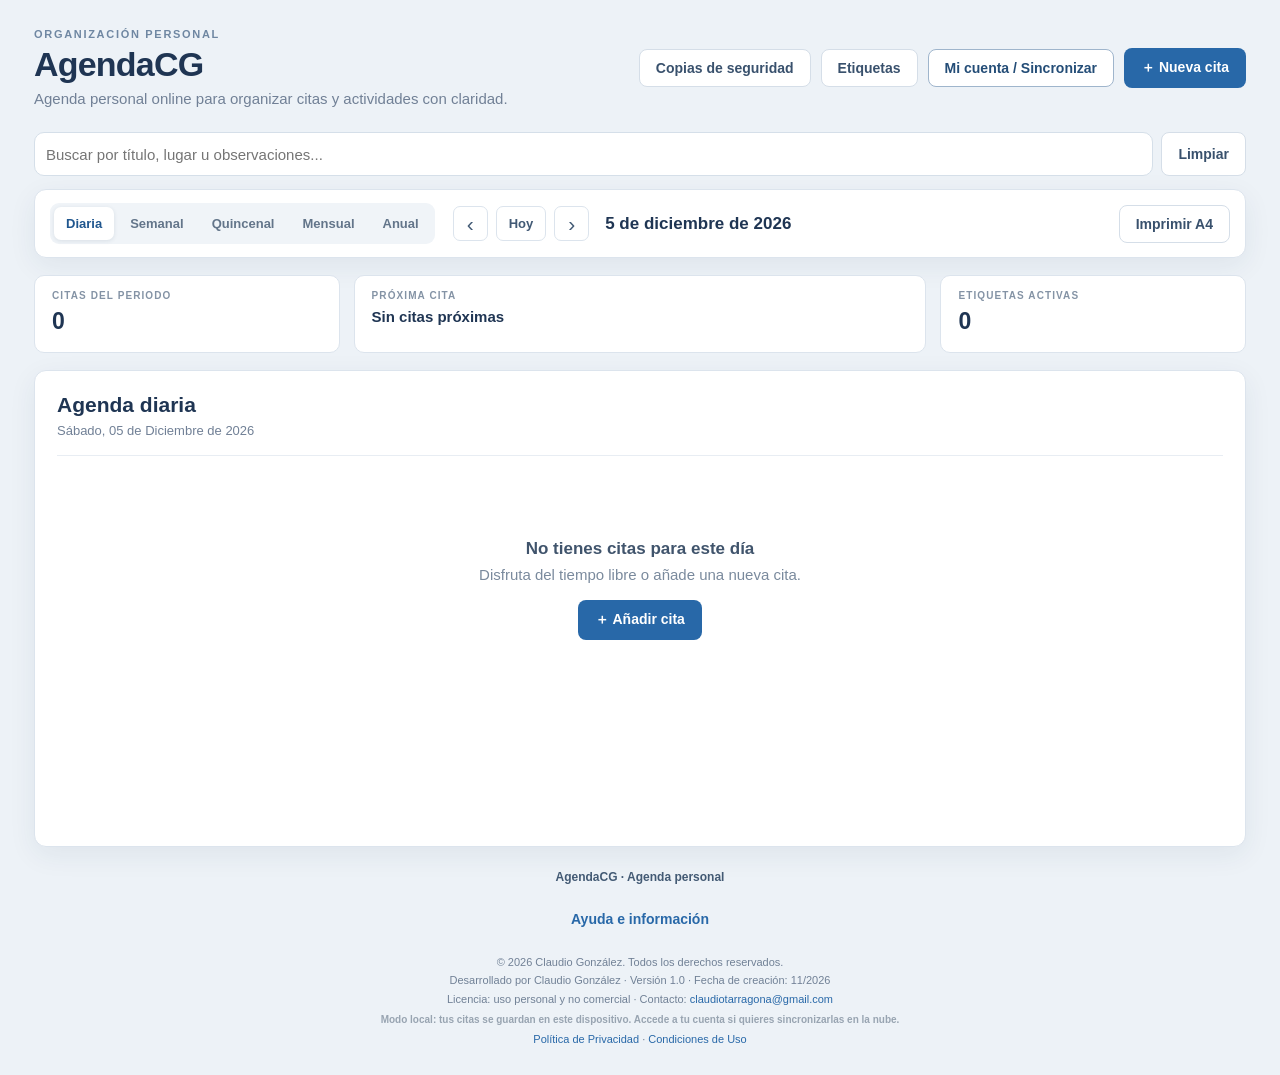
<file: index.html>
<!DOCTYPE html>
<html lang="es">
<head>
    <meta charset="UTF-8">
    <meta name="viewport" content="width=device-width, initial-scale=1, viewport-fit=cover">
    <meta name="theme-color" content="#1f3553">
    <meta name="description" content="AgendaCG es tu agenda online y calendario personal para organizar citas y actividades. Consulta vistas diaria, semanal, quincenal, mensual y anual, usa etiquetas y guarda copias de seguridad.">
    <meta name="robots" content="index,follow,max-image-preview:large">
    <link rel="canonical" href="https://fersys26.github.io/AgendaCG/">
    <meta name="google-site-verification" content="126rjDqV72mXyPb1nNdItYj8DQDbuHSr2ooa95EnpuE">
    <meta property="og:type" content="website">
    <meta property="og:locale" content="es_ES">
    <meta property="og:site_name" content="AgendaCG">
    <meta property="og:title" content="AgendaCG: agenda online y calendario personal de citas">
    <meta property="og:description" content="Organiza citas y actividades con una agenda online personal: vistas diaria, semanal, quincenal, mensual y anual, etiquetas y copias de seguridad.">
    <meta property="og:url" content="https://fersys26.github.io/AgendaCG/">
    <meta name="twitter:card" content="summary">
    <meta name="twitter:title" content="AgendaCG: agenda online y calendario personal">
    <meta name="twitter:description" content="Organiza citas y actividades con vistas diaria, semanal, quincenal, mensual y anual.">
    <link rel="manifest" href="manifest.webmanifest">
    <link rel="icon" href="icons/icon.svg" type="image/svg+xml">
    <link rel="icon" href="icons/icon-192.png" type="image/png" sizes="192x192">
    <link rel="apple-touch-icon" href="icons/icon-192.png">
    <title>AgendaCG: agenda online y calendario personal de citas</title>
    <script type="application/ld+json">
    {
      "@context": "https://schema.org",
      "@type": "SoftwareApplication",
      "name": "AgendaCG",
      "applicationCategory": "ProductivityApplication",
      "operatingSystem": "Web",
      "inLanguage": "es",
      "url": "https://fersys26.github.io/AgendaCG/",
      "description": "Agenda online personal para organizar citas y actividades con vistas diaria, semanal, quincenal, mensual y anual, etiquetas y copias de seguridad.",
      "featureList": ["Vistas diaria, semanal, quincenal, mensual y anual", "Gestión de citas y actividades", "Etiquetas personalizables", "Búsqueda de citas", "Impresión en formato A4", "Copias de seguridad exportables", "Sincronización entre dispositivos mediante cuenta, cuando está disponible"],
      "author": {
        "@type": "Person",
        "name": "Claudio González"
      }
    }
    </script>
    <link rel="stylesheet" href="css/styles.css">
</head>
<body>
    <div class="app-shell">
        <header class="app-header no-print">
            <div>
                <div class="eyebrow">ORGANIZACIÓN PERSONAL</div>
                <h1>AgendaCG</h1>
                <p class="subtitle">Agenda personal online para organizar citas y actividades con claridad.</p>
            </div>
            <div class="header-actions">
                <button class="button button-light" id="installBtn" hidden>Instalar AgendaCG</button>
                <button class="button button-light" id="backupBtn">Copias de seguridad</button>
                <button class="button button-light" id="manageCategoriesBtn">Etiquetas</button>
                <button class="button button-light account-access-button" id="logoutBtn" type="button">Mi cuenta / Sincronizar</button>
                <button class="button button-primary" id="newEventBtn">＋ Nueva cita</button>
            </div>
        </header>

        <main>
            <section class="search-bar no-print" aria-label="Buscar citas">
                <input id="searchInput" type="search" placeholder="Buscar por título, lugar u observaciones..." autocomplete="off">
                <button class="button button-light" id="clearSearchBtn" type="button">Limpiar</button>
            </section>
            <section class="toolbar no-print">
                <div class="view-tabs" role="group" aria-label="Tipo de vista">
                    <button class="view-tab active" data-view="day">Diaria</button>
                    <button class="view-tab" data-view="week">Semanal</button>
                    <button class="view-tab" data-view="fortnight">Quincenal</button>
                    <button class="view-tab" data-view="month">Mensual</button>
                    <button class="view-tab" data-view="year">Anual</button>
                </div>
                <div class="date-navigation">
                    <button class="icon-button" id="prevBtn" aria-label="Periodo anterior">‹</button>
                    <button class="today-button" id="todayBtn">Hoy</button>
                    <button class="icon-button" id="nextBtn" aria-label="Periodo siguiente">›</button>
                    <div class="period-title" id="periodTitle"></div>
                </div>
                <div class="toolbar-actions">
                    <button class="button button-light" id="printBtn">Imprimir A4</button>
                </div>
            </section>

            <section class="summary-row" id="summaryRow">
                <div class="summary-card">
                    <span class="summary-label">CITAS DEL PERIODO</span>
                    <strong id="periodCount">0</strong>
                </div>
                <div class="summary-card">
                    <span class="summary-label">PRÓXIMA CITA</span>
                    <strong class="summary-next" id="nextEvent">Sin citas próximas</strong>
                </div>
                <div class="summary-card">
                    <span class="summary-label">ETIQUETAS ACTIVAS</span>
                    <strong id="categoryCount">0</strong>
                </div>
            </section>

            <section class="calendar-panel">
                <div class="panel-heading">
                    <div>
                        <h2 id="viewHeading">Agenda diaria</h2>
                        <p id="viewDescription">Citas programadas para el día seleccionado.</p>
                    </div>
                    <div class="panel-legend" id="legend"></div>
                </div>
                <div id="calendarView" class="calendar-view"></div>
            </section>

        </main>

        <footer class="app-footer">
            <div class="footer-brand">AgendaCG · Agenda personal</div>
            <div class="footer-help-main"><button class="button button-primary footer-help-button" id="helpBtn" type="button">Ayuda e información</button></div>
            <div>© 2026 Claudio González. Todos los derechos reservados.</div>
            <div>Desarrollado por Claudio González · Versión 1.0 · Fecha de creación: 11/2026</div>
            <div>Licencia: uso personal y no comercial · Contacto: <a href="mailto:claudiotarragona@gmail.com">claudiotarragona@gmail.com</a></div>
            <div class="footer-storage" id="cloudStatus" role="status">Preparando almacenamiento seguro…</div>
            <div class="footer-help"><a href="privacidad.html" target="_blank" rel="noopener">Política de Privacidad</a> · <a href="condiciones.html" target="_blank" rel="noopener">Condiciones de Uso</a></div>
        </footer>
    </div>

    <div class="modal-backdrop hidden no-print" id="eventModal">
        <section class="modal" role="dialog" aria-modal="true" aria-labelledby="eventModalTitle">
            <div class="modal-header">
                <div>
                    <div class="eyebrow">GESTIÓN DE AGENDA</div>
                    <h2 id="eventModalTitle">Nueva cita</h2>
                </div>
                <button class="close-button" data-close="eventModal" aria-label="Cerrar">×</button>
            </div>
            <form id="eventForm">
                <input type="hidden" id="eventId">
                <label for="eventTitle">Título de la cita <span class="required">*</span></label>
                <input id="eventTitle" maxlength="120" required placeholder="Ej. Visita médica">

                <div class="form-grid">
                    <div>
                        <label for="eventDate">Fecha <span class="required">*</span></label>
                        <input type="date" id="eventDate" required>
                    </div>
                    <div>
                        <label for="eventCategory">Tipo de cita</label>
                        <select id="eventCategory"></select>
                    </div>
                    <div>
                        <label for="eventStart">Hora de inicio</label>
                        <input type="time" id="eventStart">
                    </div>
                    <div>
                        <label for="eventEnd">Hora de finalización</label>
                        <input type="time" id="eventEnd">
                    </div>
                </div>

                <label for="eventLocation">Lugar</label>
                <input id="eventLocation" maxlength="160" placeholder="Dirección o lugar (opcional)">
                <label for="eventNotes">Observaciones</label>
                <textarea id="eventNotes" rows="4" maxlength="1500" placeholder="Detalles que quieras recordar..."></textarea>

                <div class="modal-actions">
                    <button type="button" class="button button-light" data-close="eventModal">Cancelar</button>
                    <button type="submit" class="button button-primary">Guardar cita</button>
                </div>
            </form>
        </section>
    </div>

    <div class="modal-backdrop hidden no-print" id="categoriesModal">
        <section class="modal modal-narrow" role="dialog" aria-modal="true" aria-labelledby="categoriesTitle">
            <div class="modal-header">
                <div>
                    <div class="eyebrow">PERSONALIZACIÓN</div>
                    <h2 id="categoriesTitle">Etiquetas de cita</h2>
                    <p class="modal-intro">Crea y administra los tipos que utilizarás en tu agenda.</p>
                </div>
                <button class="close-button" data-close="categoriesModal" aria-label="Cerrar">×</button>
            </div>

            <form id="categoryForm" class="category-form">
                <input type="hidden" id="categoryId">
                <input id="categoryName" maxlength="50" required placeholder="Nombre de la etiqueta">
                <input type="color" id="categoryColor" value="#3975bd" aria-label="Color de etiqueta">
                <button class="button button-primary" type="submit" id="categorySaveBtn">Añadir</button>
                <button class="button button-light hidden" type="button" id="categoryCancelBtn">Cancelar</button>
            </form>

            <div id="categoryList" class="category-list"></div>
            <p class="small-note">No se puede eliminar una etiqueta que esté asignada a una cita. Primero cambia el tipo de esas citas.</p>
        </section>
    </div>

    <div class="modal-backdrop hidden no-print" id="backupModal">
        <section class="modal modal-narrow" role="dialog" aria-modal="true" aria-labelledby="backupTitle">
            <div class="modal-header">
                <div><div class="eyebrow">PROTECCIÓN DE DATOS</div><h2 id="backupTitle">Copias de seguridad</h2>
                <p class="modal-intro">Exporta tus citas a un archivo o restaura una copia anterior.</p></div>
                <button class="close-button" data-close="backupModal" aria-label="Cerrar">×</button>
            </div>
            <div class="backup-actions">
                <button class="button button-primary" id="exportBackupBtn" type="button">Exportar copia JSON</button>
                <label class="button button-light file-button" for="importBackupInput">Restaurar copia JSON</label>
                <input id="importBackupInput" type="file" accept="application/json,.json" hidden>
            </div>
            <p class="small-note">La copia incluye las citas y las etiquetas. Guárdala en un lugar seguro. La restauración sustituye los datos actuales de este dispositivo.</p>
        </section>
    </div>
    <div class="modal-backdrop hidden no-print" id="accountModal">
        <section class="modal modal-narrow" role="dialog" aria-modal="true" aria-labelledby="accountTitle">
            <div class="modal-header"><div><div class="eyebrow">ELIGE CÓMO QUIERES USAR TU AGENDA</div><h2 id="accountTitle">Mi cuenta y sincronización</h2><p class="modal-intro">No necesitas registrarte para utilizar AgendaCG. Puedes empezar ahora mismo y guardar tus citas en este dispositivo.</p></div></div>
            <div class="account-choice">
                <h3>Usar AgendaCG sin cuenta</h3>
                <p>Entra directamente, crea citas y organiza tu calendario. Tus datos se guardan en este navegador y permanecen en este dispositivo; no se envían a la nube ni aparecen automáticamente en otros dispositivos.</p>
                <p class="small-note"><strong>Importante:</strong> si borras los datos del navegador o cambias de dispositivo, podrías perder el acceso a esas citas. Para conservarlas, utiliza «Copias de seguridad» y guarda un archivo de respaldo.</p>
                <button type="button" class="button button-light" id="continueLocalBtn">Continuar sin cuenta</button>
            </div>
            <div class="account-choice account-choice-cloud">
                <h3>Sincronizar con una cuenta</h3>
                <p>Si quieres utilizar la misma agenda en varios dispositivos y recuperar tus citas desde ellos, inicia sesión con tu cuenta o crea una nueva. La sincronización en la nube requiere conexión a Internet.</p>
            </div>
            <form id="authForm">
                <input type="hidden" id="authMode" value="login">
                <label for="authEmail">Correo electrónico</label>
                <input type="email" id="authEmail" autocomplete="username" maxlength="254" required>
                <label for="authPassword">Contraseña</label>
                <input type="password" id="authPassword" autocomplete="current-password" minlength="10" maxlength="128" required>
                <p class="small-note">Utiliza una contraseña de al menos 10 caracteres. No reutilices una contraseña importante de otros servicios.</p>
                <p id="authMessage" class="auth-message" role="alert"></p>
                <div class="modal-actions"><button type="button" class="button button-light" id="authSwitch">Crear una cuenta</button><button type="submit" class="button button-primary" id="authSubmit">Iniciar sesión</button></div>
            </form>
            <p class="small-note">Al continuar aceptas las <a href="condiciones.html" target="_blank" rel="noopener">Condiciones de Uso</a> y has leído la <a href="privacidad.html" target="_blank" rel="noopener">Política de Privacidad</a>.</p>
        </section>
    </div>
    <div class="modal-backdrop hidden no-print" id="helpModal">
        <section class="modal help-modal" role="dialog" aria-modal="true" aria-labelledby="helpTitle">
            <div class="modal-header">
                <div>
                    <div class="eyebrow">CENTRO DE AYUDA</div>
                    <h2 id="helpTitle">Ayuda e información</h2>
                    <p class="modal-intro">Todo lo que necesitas para aprovechar AgendaCG.</p>
                </div>
                <button class="close-button" data-close="helpModal" aria-label="Cerrar">×</button>
            </div>
            <div class="help-content">
                <article class="help-section">
                    <h3>1. Organiza tu calendario</h3>
                    <p>Utiliza las vistas diaria, semanal, quincenal, mensual o anual para consultar tus actividades. Los botones de navegación permiten avanzar o retroceder entre periodos y «Hoy» te lleva a la fecha actual. También puedes buscar citas por título, lugar u observaciones.</p>
                </article>
                <article class="help-section">
                    <h3>2. Crea y administra tus citas</h3>
                    <p>Pulsa «Nueva cita» e indica un título y una fecha. Si lo deseas, añade las horas de inicio y fin, el lugar, las observaciones y una etiqueta. Desde el calendario puedes abrir una cita para editarla o eliminarla.</p>
                </article>
                <article class="help-section">
                    <h3>3. Personaliza las etiquetas</h3>
                    <p>En «Etiquetas» puedes crear categorías con colores, modificar su nombre o cambiar su color. Así podrás distinguir de un vistazo los distintos tipos de actividades.</p>
                </article>
                <article class="help-section">
                    <h3>4. Guarda tus datos y sincroniza</h3>
                    <p>Sin cuenta, tus citas se guardan en el almacenamiento de este navegador y permanecen en el dispositivo donde las has creado. Para utilizar la misma agenda en varios dispositivos, inicia sesión o crea una cuenta y utiliza la sincronización en la nube. Esta opción requiere conexión a Internet.</p>
                    <p class="help-tip">Consejo: aunque utilices la sincronización, es recomendable conservar periódicamente una copia de seguridad.</p>
                </article>
                <article class="help-section">
                    <h3>5. Exporta o restaura una copia</h3>
                    <p>Abre «Copias de seguridad» y selecciona «Exportar copia JSON» para guardar tus citas y etiquetas en un archivo. Para recuperar una copia, selecciona «Restaurar copia JSON» y elige el archivo guardado. La restauración sustituye los datos actuales de ese dispositivo.</p>
                </article>
                <article class="help-section">
                    <h3>6. Imprime tu calendario en A4</h3>
                    <p>Selecciona primero la vista y el periodo que quieras imprimir y pulsa «Imprimir A4». En la ventana de impresión puedes elegir la impresora o guardar el calendario como PDF.</p>
                </article>
                <article class="help-section help-last">
                    <h3>¿Necesitas más información?</h3>
                    <p>Consulta la <a href="privacidad.html" target="_blank" rel="noopener">Política de Privacidad</a> y las <a href="condiciones.html" target="_blank" rel="noopener">Condiciones de Uso</a> para conocer los detalles del servicio.</p>
                </article>
            </div>
            <div class="modal-actions">
                <button type="button" class="button button-primary" data-close="helpModal">Cerrar</button>
            </div>
        </section>
    </div>
    <div class="toast no-print" id="toast" role="status" aria-live="polite"></div>
    <script src="js/config.js"></script>
    <script src="js/cloud.js"></script>
    <script src="js/app.js"></script>
    <script src="js/pwa.js"></script>
</body>
</html>
</file>
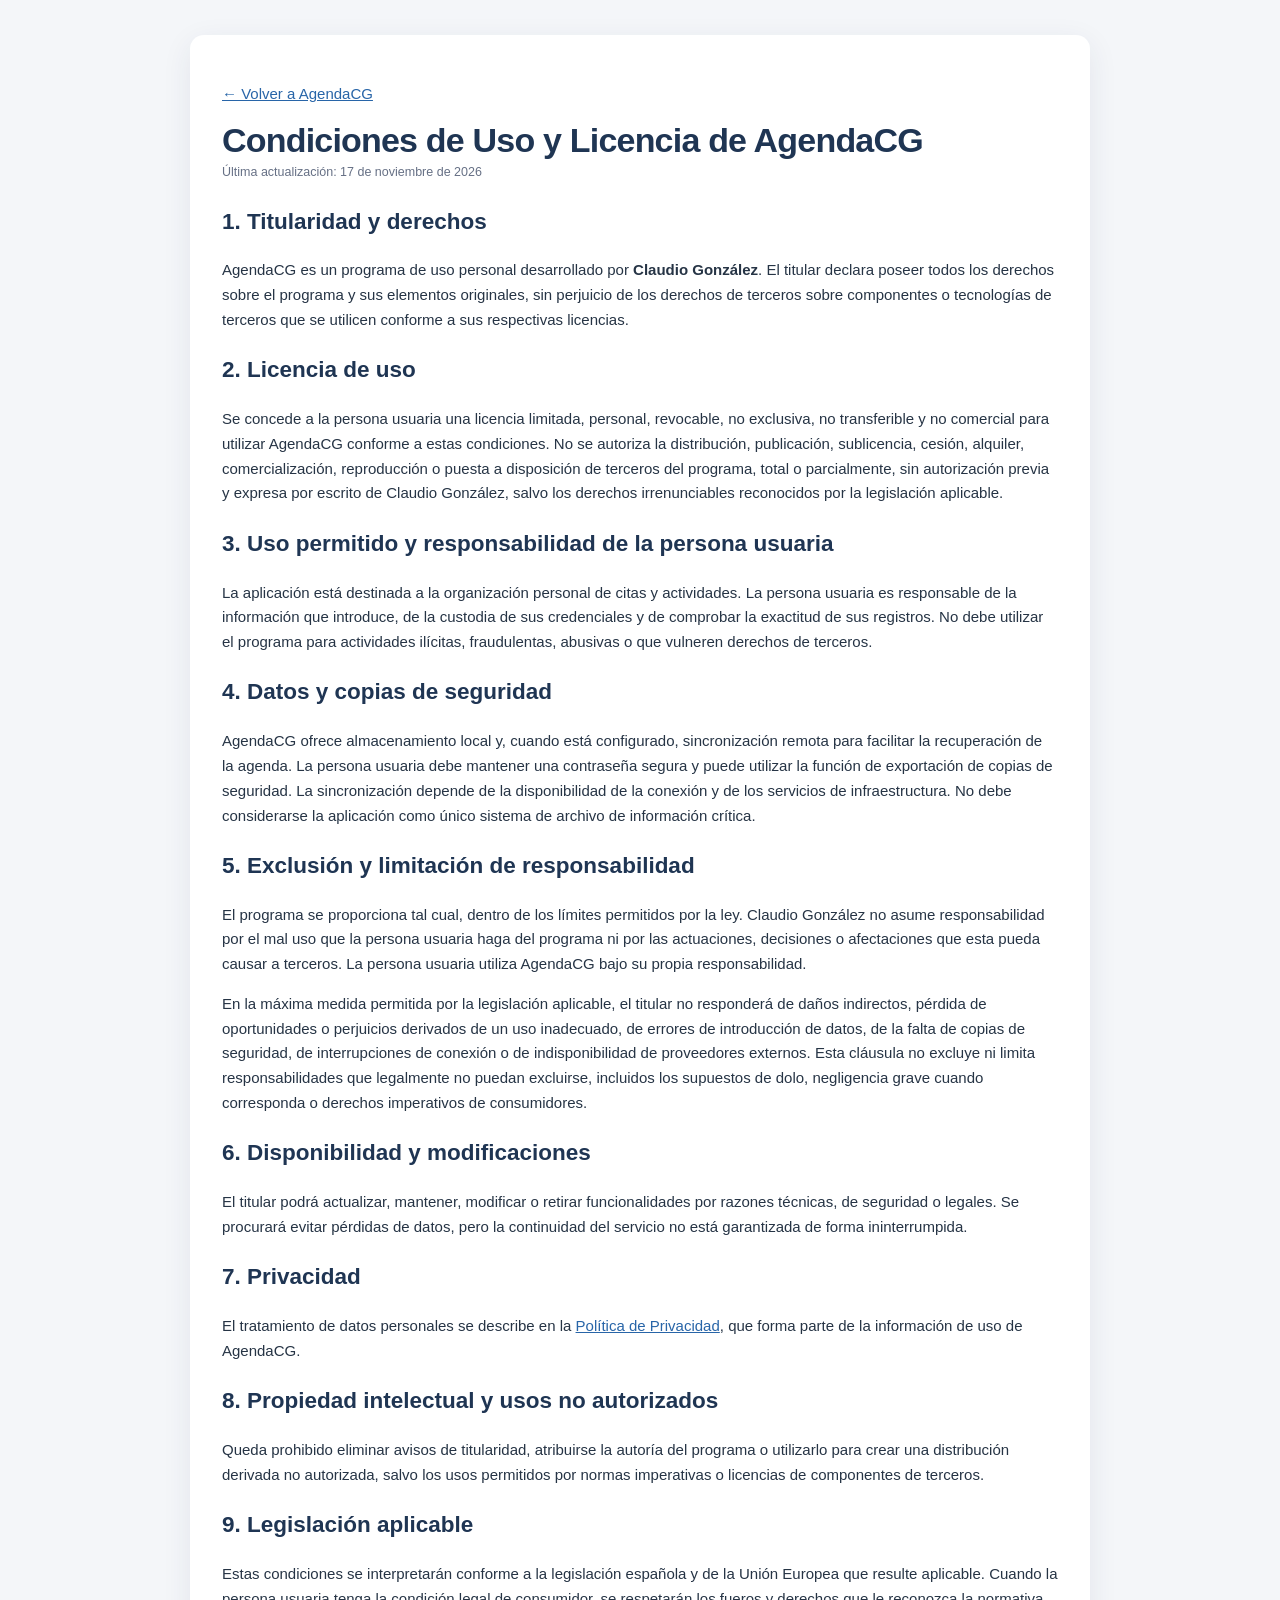
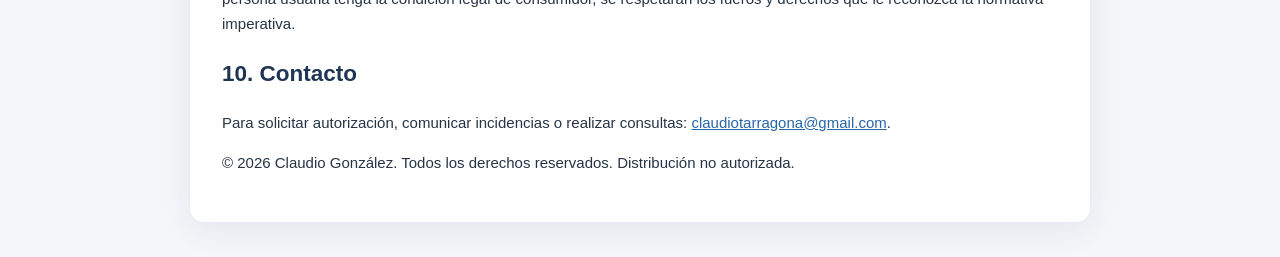
<file: condiciones.html>
<!doctype html>
<html lang="es"><head><meta charset="utf-8"><meta name="viewport" content="width=device-width,initial-scale=1"><meta name="robots" content="index,follow,max-image-preview:large"><meta name="description" content="Consulta las condiciones de uso, licencia, responsabilidades y reglas aplicables a AgendaCG, tu agenda personal."><link rel="canonical" href="https://fersys26.github.io/AgendaCG/condiciones.html"><meta property="og:type" content="article"><meta property="og:locale" content="es_ES"><meta property="og:site_name" content="AgendaCG"><meta property="og:title" content="Condiciones de Uso | AgendaCG"><meta property="og:description" content="Consulta las condiciones de uso, licencia, responsabilidades y reglas aplicables a AgendaCG, tu agenda personal."><meta property="og:url" content="https://fersys26.github.io/AgendaCG/condiciones.html"><meta name="twitter:card" content="summary"><meta name="twitter:title" content="Condiciones de Uso | AgendaCG"><meta name="twitter:description" content="Consulta las condiciones de uso, licencia, responsabilidades y reglas aplicables a AgendaCG, tu agenda personal."><meta name="theme-color" content="#1f3553"><title>Condiciones de Uso · AgendaCG</title><link rel="stylesheet" href="css/styles.css"><style>body{background:#f4f6f9;color:#263445}.legal{max-width:900px;margin:35px auto;padding:32px;background:#fff;border-radius:14px;box-shadow:0 8px 30px #1f355315;line-height:1.65}.legal h1,.legal h2{color:#1f3553}.legal h1{margin-top:0}.legal a{color:#2865a8}.legal small{color:#667085}@media(max-width:600px){.legal{margin:12px;padding:20px}}</style></head>
<body><main class="legal"><p><a href="index.html">← Volver a AgendaCG</a></p><h1>Condiciones de Uso y Licencia de AgendaCG</h1><small>Última actualización: 17 de noviembre de 2026</small>
<h2>1. Titularidad y derechos</h2><p>AgendaCG es un programa de uso personal desarrollado por <strong>Claudio González</strong>. El titular declara poseer todos los derechos sobre el programa y sus elementos originales, sin perjuicio de los derechos de terceros sobre componentes o tecnologías de terceros que se utilicen conforme a sus respectivas licencias.</p>
<h2>2. Licencia de uso</h2><p>Se concede a la persona usuaria una licencia limitada, personal, revocable, no exclusiva, no transferible y no comercial para utilizar AgendaCG conforme a estas condiciones. No se autoriza la distribución, publicación, sublicencia, cesión, alquiler, comercialización, reproducción o puesta a disposición de terceros del programa, total o parcialmente, sin autorización previa y expresa por escrito de Claudio González, salvo los derechos irrenunciables reconocidos por la legislación aplicable.</p>
<h2>3. Uso permitido y responsabilidad de la persona usuaria</h2><p>La aplicación está destinada a la organización personal de citas y actividades. La persona usuaria es responsable de la información que introduce, de la custodia de sus credenciales y de comprobar la exactitud de sus registros. No debe utilizar el programa para actividades ilícitas, fraudulentas, abusivas o que vulneren derechos de terceros.</p>
<h2>4. Datos y copias de seguridad</h2><p>AgendaCG ofrece almacenamiento local y, cuando está configurado, sincronización remota para facilitar la recuperación de la agenda. La persona usuaria debe mantener una contraseña segura y puede utilizar la función de exportación de copias de seguridad. La sincronización depende de la disponibilidad de la conexión y de los servicios de infraestructura. No debe considerarse la aplicación como único sistema de archivo de información crítica.</p>
<h2>5. Exclusión y limitación de responsabilidad</h2><p>El programa se proporciona tal cual, dentro de los límites permitidos por la ley. Claudio González no asume responsabilidad por el mal uso que la persona usuaria haga del programa ni por las actuaciones, decisiones o afectaciones que esta pueda causar a terceros. La persona usuaria utiliza AgendaCG bajo su propia responsabilidad.</p><p>En la máxima medida permitida por la legislación aplicable, el titular no responderá de daños indirectos, pérdida de oportunidades o perjuicios derivados de un uso inadecuado, de errores de introducción de datos, de la falta de copias de seguridad, de interrupciones de conexión o de indisponibilidad de proveedores externos. Esta cláusula no excluye ni limita responsabilidades que legalmente no puedan excluirse, incluidos los supuestos de dolo, negligencia grave cuando corresponda o derechos imperativos de consumidores.</p>
<h2>6. Disponibilidad y modificaciones</h2><p>El titular podrá actualizar, mantener, modificar o retirar funcionalidades por razones técnicas, de seguridad o legales. Se procurará evitar pérdidas de datos, pero la continuidad del servicio no está garantizada de forma ininterrumpida.</p>
<h2>7. Privacidad</h2><p>El tratamiento de datos personales se describe en la <a href="privacidad.html">Política de Privacidad</a>, que forma parte de la información de uso de AgendaCG.</p>
<h2>8. Propiedad intelectual y usos no autorizados</h2><p>Queda prohibido eliminar avisos de titularidad, atribuirse la autoría del programa o utilizarlo para crear una distribución derivada no autorizada, salvo los usos permitidos por normas imperativas o licencias de componentes de terceros.</p>
<h2>9. Legislación aplicable</h2><p>Estas condiciones se interpretarán conforme a la legislación española y de la Unión Europea que resulte aplicable. Cuando la persona usuaria tenga la condición legal de consumidor, se respetarán los fueros y derechos que le reconozca la normativa imperativa.</p>
<h2>10. Contacto</h2><p>Para solicitar autorización, comunicar incidencias o realizar consultas: <a href="mailto:claudiotarragona@gmail.com">claudiotarragona@gmail.com</a>.</p>
<p>© 2026 Claudio González. Todos los derechos reservados. Distribución no autorizada.</p></main></body></html>
</file>
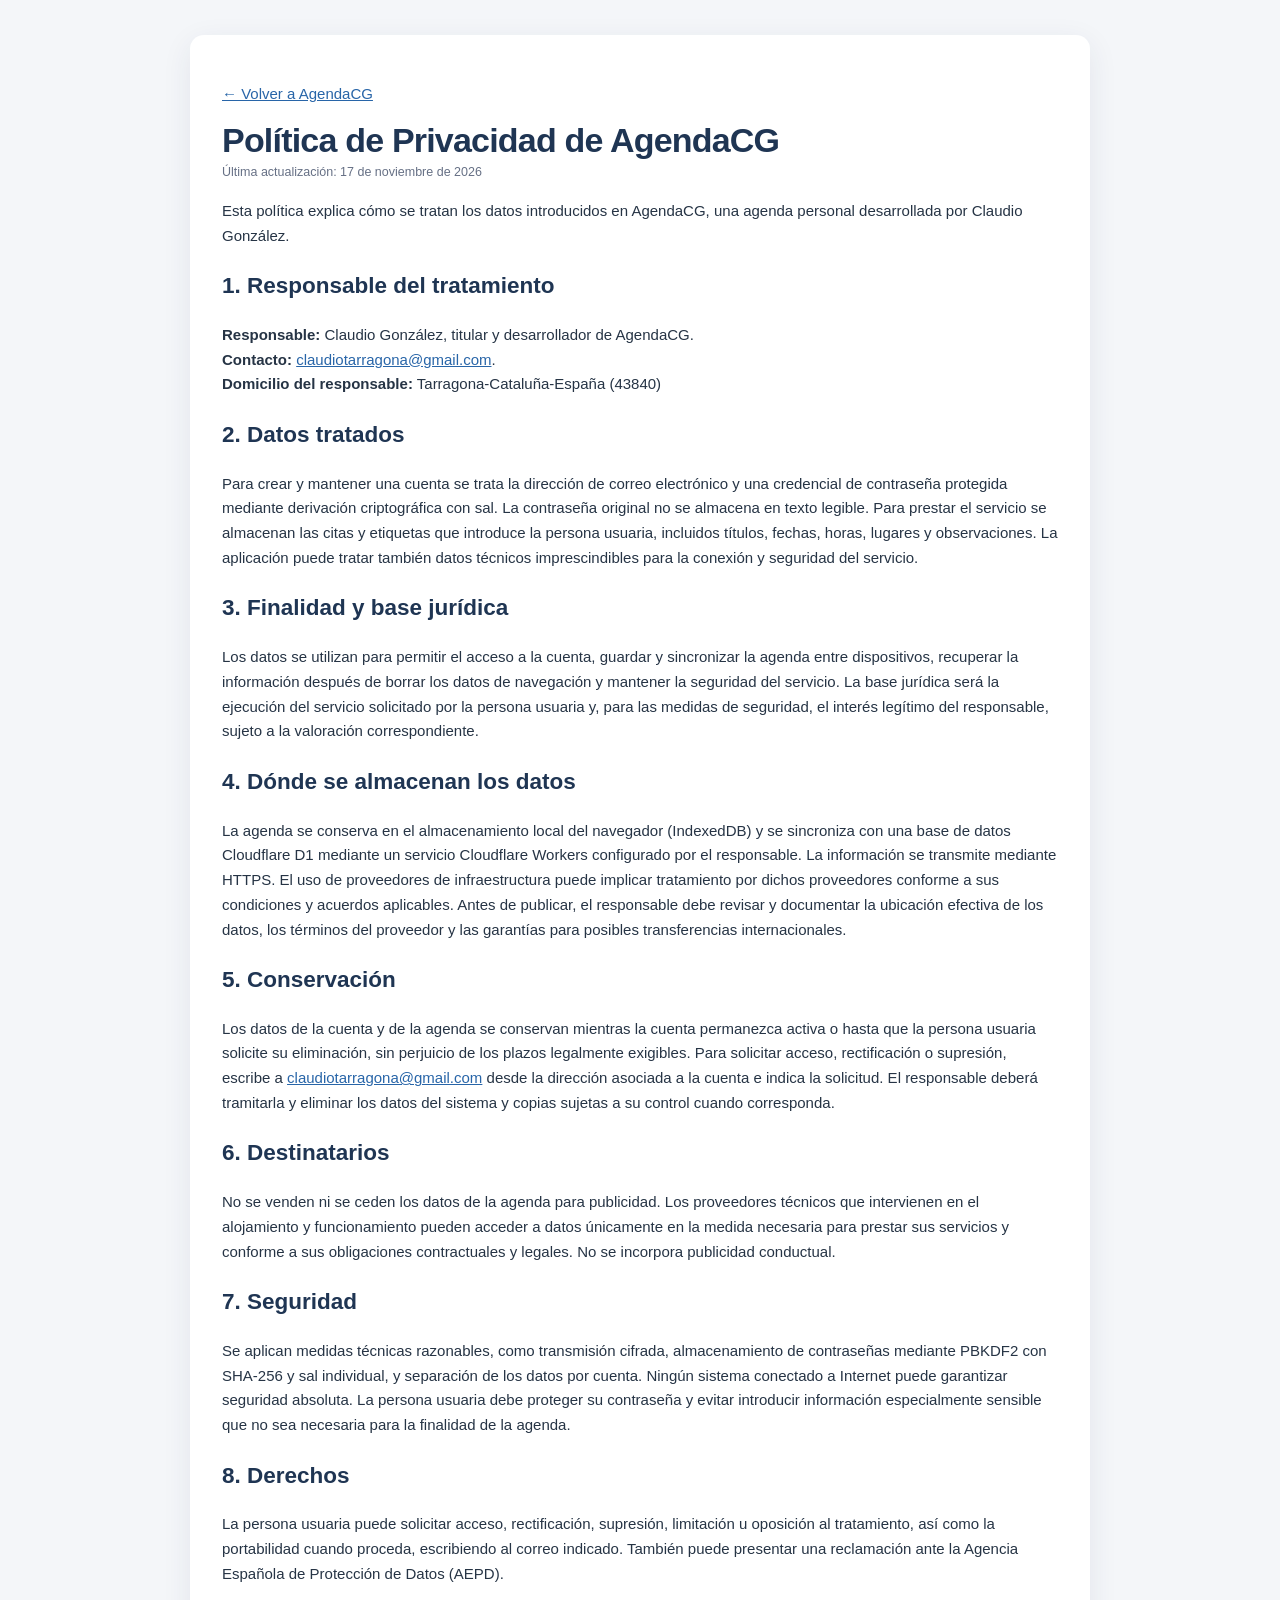
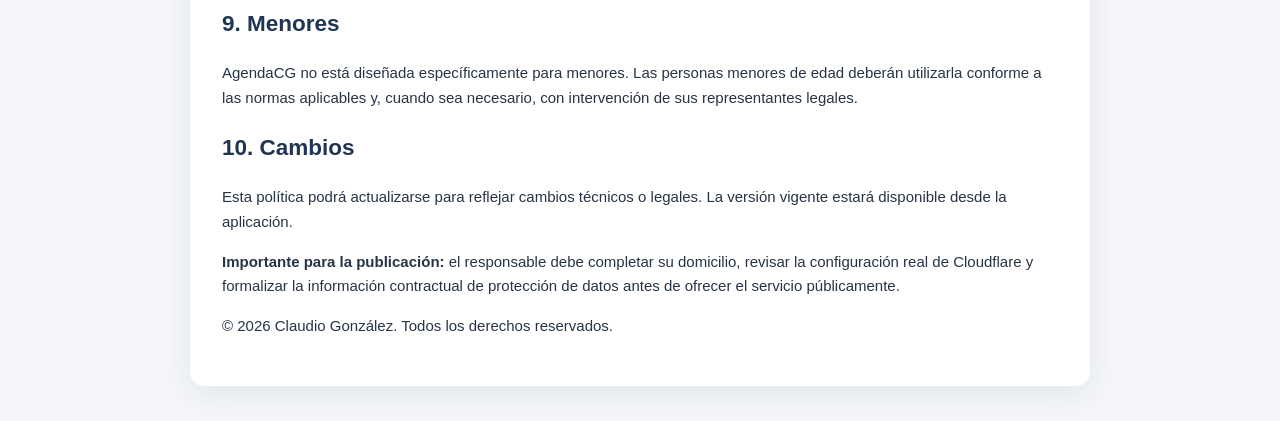
<file: privacidad.html>
<!doctype html>
<html lang="es"><head><meta charset="utf-8"><meta name="viewport" content="width=device-width,initial-scale=1"><meta name="robots" content="index,follow,max-image-preview:large"><meta name="description" content="Consulta cómo AgendaCG trata, almacena y protege los datos de tu cuenta, citas y etiquetas, así como tus derechos de privacidad."><link rel="canonical" href="https://fersys26.github.io/AgendaCG/privacidad.html"><meta property="og:type" content="article"><meta property="og:locale" content="es_ES"><meta property="og:site_name" content="AgendaCG"><meta property="og:title" content="Política de Privacidad | AgendaCG"><meta property="og:description" content="Consulta cómo AgendaCG trata, almacena y protege los datos de tu cuenta, citas y etiquetas, así como tus derechos de privacidad."><meta property="og:url" content="https://fersys26.github.io/AgendaCG/privacidad.html"><meta name="twitter:card" content="summary"><meta name="twitter:title" content="Política de Privacidad | AgendaCG"><meta name="twitter:description" content="Consulta cómo AgendaCG trata, almacena y protege los datos de tu cuenta, citas y etiquetas, así como tus derechos de privacidad."><meta name="theme-color" content="#1f3553"><title>Política de Privacidad · AgendaCG</title><link rel="stylesheet" href="css/styles.css"><style>body{background:#f4f6f9;color:#263445}.legal{max-width:900px;margin:35px auto;padding:32px;background:#fff;border-radius:14px;box-shadow:0 8px 30px #1f355315;line-height:1.65}.legal h1,.legal h2{color:#1f3553}.legal h1{margin-top:0}.legal a{color:#2865a8}.legal small{color:#667085}@media(max-width:600px){.legal{margin:12px;padding:20px}}</style></head>
<body><main class="legal"><p><a href="index.html">← Volver a AgendaCG</a></p><h1>Política de Privacidad de AgendaCG</h1><small>Última actualización: 17 de noviembre de 2026</small>
<p>Esta política explica cómo se tratan los datos introducidos en AgendaCG, una agenda personal desarrollada por Claudio González.</p>
<h2>1. Responsable del tratamiento</h2><p><strong>Responsable:</strong> Claudio González, titular y desarrollador de AgendaCG.<br><strong>Contacto:</strong> <a href="mailto:claudiotarragona@gmail.com">claudiotarragona@gmail.com</a>.<br><strong>Domicilio del responsable:</strong> Tarragona-Cataluña-España (43840)</p>
<h2>2. Datos tratados</h2><p>Para crear y mantener una cuenta se trata la dirección de correo electrónico y una credencial de contraseña protegida mediante derivación criptográfica con sal. La contraseña original no se almacena en texto legible. Para prestar el servicio se almacenan las citas y etiquetas que introduce la persona usuaria, incluidos títulos, fechas, horas, lugares y observaciones. La aplicación puede tratar también datos técnicos imprescindibles para la conexión y seguridad del servicio.</p>
<h2>3. Finalidad y base jurídica</h2><p>Los datos se utilizan para permitir el acceso a la cuenta, guardar y sincronizar la agenda entre dispositivos, recuperar la información después de borrar los datos de navegación y mantener la seguridad del servicio. La base jurídica será la ejecución del servicio solicitado por la persona usuaria y, para las medidas de seguridad, el interés legítimo del responsable, sujeto a la valoración correspondiente.</p>
<h2>4. Dónde se almacenan los datos</h2><p>La agenda se conserva en el almacenamiento local del navegador (IndexedDB) y se sincroniza con una base de datos Cloudflare D1 mediante un servicio Cloudflare Workers configurado por el responsable. La información se transmite mediante HTTPS. El uso de proveedores de infraestructura puede implicar tratamiento por dichos proveedores conforme a sus condiciones y acuerdos aplicables. Antes de publicar, el responsable debe revisar y documentar la ubicación efectiva de los datos, los términos del proveedor y las garantías para posibles transferencias internacionales.</p>
<h2>5. Conservación</h2><p>Los datos de la cuenta y de la agenda se conservan mientras la cuenta permanezca activa o hasta que la persona usuaria solicite su eliminación, sin perjuicio de los plazos legalmente exigibles. Para solicitar acceso, rectificación o supresión, escribe a <a href="mailto:claudiotarragona@gmail.com">claudiotarragona@gmail.com</a> desde la dirección asociada a la cuenta e indica la solicitud. El responsable deberá tramitarla y eliminar los datos del sistema y copias sujetas a su control cuando corresponda.</p>
<h2>6. Destinatarios</h2><p>No se venden ni se ceden los datos de la agenda para publicidad. Los proveedores técnicos que intervienen en el alojamiento y funcionamiento pueden acceder a datos únicamente en la medida necesaria para prestar sus servicios y conforme a sus obligaciones contractuales y legales. No se incorpora publicidad conductual.</p>
<h2>7. Seguridad</h2><p>Se aplican medidas técnicas razonables, como transmisión cifrada, almacenamiento de contraseñas mediante PBKDF2 con SHA-256 y sal individual, y separación de los datos por cuenta. Ningún sistema conectado a Internet puede garantizar seguridad absoluta. La persona usuaria debe proteger su contraseña y evitar introducir información especialmente sensible que no sea necesaria para la finalidad de la agenda.</p>
<h2>8. Derechos</h2><p>La persona usuaria puede solicitar acceso, rectificación, supresión, limitación u oposición al tratamiento, así como la portabilidad cuando proceda, escribiendo al correo indicado. También puede presentar una reclamación ante la Agencia Española de Protección de Datos (AEPD).</p>
<h2>9. Menores</h2><p>AgendaCG no está diseñada específicamente para menores. Las personas menores de edad deberán utilizarla conforme a las normas aplicables y, cuando sea necesario, con intervención de sus representantes legales.</p>
<h2>10. Cambios</h2><p>Esta política podrá actualizarse para reflejar cambios técnicos o legales. La versión vigente estará disponible desde la aplicación.</p>
<p><strong>Importante para la publicación:</strong> el responsable debe completar su domicilio, revisar la configuración real de Cloudflare y formalizar la información contractual de protección de datos antes de ofrecer el servicio públicamente.</p>
<p>© 2026 Claudio González. Todos los derechos reservados.</p></main></body></html>
</file>
<file: css/styles.css>
* { box-sizing: border-box; }
:root {
    --navy: #1f3553;
    --blue: #2868a8;
    --blue-dark: #1f568e;
    --text: #26364a;
    --muted: #718096;
    --line: #dce4ed;
    --soft: #f3f6fa;
    --white: #ffffff;
    --shadow: 0 8px 28px rgba(30, 55, 85, .07);
}
body { margin: 0; background: #edf2f7; color: var(--text); font-family: "Segoe UI", Arial, sans-serif; font-size: 15px; }
button, input, select, textarea { font: inherit; }
button { cursor: pointer; }
.app-shell { max-width: 1500px; margin: 0 auto; padding: 28px 34px 22px; }
.app-header { display:flex; align-items:center; justify-content:space-between; gap:24px; margin-bottom:25px; }
.eyebrow { color:#6f87a2; font-size:11px; font-weight:800; letter-spacing:1.7px; margin-bottom:6px; }
h1 { color:var(--navy); font-size:34px; line-height:1.1; margin:0; letter-spacing:-.8px; }
.subtitle { color:var(--muted); margin:7px 0 0; font-size:15px; }
.header-actions, .toolbar-actions { display:flex; gap:10px; align-items:center; }
.button { border:1px solid transparent; border-radius:8px; padding:10px 16px; font-weight:650; font-size:14px; transition:.15s; }
.button-primary { background:var(--blue); color:white; }
.button-primary:hover { background:var(--blue-dark); }
.button-light { background:white; color:#39516d; border-color:#d5dee8; }
.button-light:hover { background:#f6f8fb; }
.toolbar { background:white; border:1px solid var(--line); border-radius:12px; padding:13px 15px; display:flex; align-items:center; gap:18px; box-shadow:var(--shadow); }
.view-tabs { display:flex; gap:4px; background:#f0f4f8; padding:4px; border-radius:9px; }
.view-tab { border:0; color:#63758a; background:transparent; padding:9px 12px; border-radius:7px; font-size:13px; font-weight:650; }
.view-tab.active { background:white; color:var(--blue-dark); box-shadow:0 1px 4px #1b36501c; }
.date-navigation { display:flex; align-items:center; gap:8px; flex:1; min-width:220px; }
.icon-button, .today-button { height:35px; min-width:35px; border:1px solid var(--line); background:white; color:#425a75; border-radius:7px; font-size:21px; line-height:1; }
.today-button { font-size:13px; padding:0 12px; font-weight:650; }
.period-title { font-size:17px; font-weight:750; color:var(--navy); margin-left:8px; }
.summary-row { display:grid; grid-template-columns: .8fr 1.5fr .8fr; gap:14px; margin:17px 0; }
.summary-card { background:white; border:1px solid var(--line); border-radius:10px; padding:14px 17px; min-height:78px; }
.summary-label { display:block; color:#8493a5; font-size:10px; font-weight:800; letter-spacing:1.1px; margin-bottom:7px; }
.summary-card strong { color:var(--navy); font-size:23px; }
.summary-card .summary-next { font-size:15px; font-weight:650; }
.calendar-panel { background:white; border:1px solid var(--line); border-radius:12px; box-shadow:var(--shadow); min-height:460px; padding:22px; }
.panel-heading { display:flex; align-items:flex-start; justify-content:space-between; gap:20px; padding-bottom:17px; border-bottom:1px solid #e8edf3; margin-bottom:18px; }
.panel-heading h2 { margin:0; color:var(--navy); font-size:21px; }
.panel-heading p { margin:6px 0 0; color:var(--muted); font-size:13px; }
.panel-legend { display:flex; flex-wrap:wrap; justify-content:flex-end; gap:8px 13px; }
.legend-item { display:flex; align-items:center; gap:6px; color:#68798c; font-size:11px; }
.legend-dot { width:9px; height:9px; border-radius:50%; }
.calendar-view { min-height:350px; }
.day-list { display:flex; flex-direction:column; gap:10px; }
.event-card { display:grid; grid-template-columns:90px 5px minmax(0,1fr) auto; gap:14px; align-items:stretch; border:1px solid #e5ebf1; border-radius:9px; padding:13px 14px; background:#fff; }
.event-time { color:#405976; font-size:14px; font-weight:750; padding-top:2px; }
.event-stripe { border-radius:4px; background:var(--event-color,#3975bd); }
.event-main { min-width:0; }
.event-title { font-size:15px; font-weight:750; color:#263c57; margin:0 0 5px; }
.event-meta { display:flex; flex-wrap:wrap; gap:7px 14px; color:#718196; font-size:12px; }
.event-notes { margin-top:7px; font-size:13px; color:#52657a; white-space:pre-wrap; }
.event-actions { display:flex; gap:6px; align-items:flex-start; }
.mini-button { border:1px solid #dce4ed; background:#fff; color:#50657d; border-radius:6px; padding:6px 9px; font-size:12px; }
.mini-button:hover { background:#f4f7fa; }
.empty-state { text-align:center; padding:65px 20px; color:#7a8a9d; }
.empty-state strong { display:block; color:#40546c; font-size:17px; margin-bottom:7px; }
.week-grid { display:grid; grid-template-columns:repeat(7,minmax(0,1fr)); border-top:1px solid var(--line); border-left:1px solid var(--line); }
.week-column { min-height:300px; border-right:1px solid var(--line); border-bottom:1px solid var(--line); padding:9px 7px; min-width:0; }
.week-day-head { text-align:center; padding:5px 0 11px; border-bottom:1px solid #edf1f5; margin-bottom:8px; }
.week-day-head span { display:block; color:#7b8b9d; text-transform:uppercase; font-size:10px; font-weight:750; }
.week-day-head strong { display:inline-flex; margin-top:5px; width:29px; height:29px; align-items:center; justify-content:center; border-radius:50%; color:#3d536d; }
.week-day-head strong.selected { background:var(--blue); color:white; }
.week-event { display:block; width:100%; text-align:left; border:0; border-left:3px solid var(--event-color); background:#f2f6fa; border-radius:4px; padding:6px 5px; margin:5px 0; color:#344b65; font-size:11px; line-height:1.35; overflow-wrap:anywhere; }
.week-event b { display:block; font-size:10px; margin-bottom:2px; }
.month-grid { display:grid; grid-template-columns:repeat(7,minmax(0,1fr)); border-top:1px solid var(--line); border-left:1px solid var(--line); }
.month-weekday { padding:9px 5px; text-align:center; background:#f6f8fb; color:#708196; font-size:11px; font-weight:800; border-right:1px solid var(--line); border-bottom:1px solid var(--line); }
.month-cell { min-height:112px; padding:7px; border-right:1px solid var(--line); border-bottom:1px solid var(--line); cursor:pointer; }
.month-cell:hover { background:#f8fafc; }
.month-cell.outside { background:#fafbfd; color:#b4bfcb; }
.month-cell.today { background:#f1f7fd; }
.month-day-number { display:flex; align-items:center; justify-content:space-between; color:#455a73; font-size:12px; font-weight:750; margin-bottom:5px; }
.month-cell.outside .month-day-number { color:#b3bdc8; }
.month-event { display:block; border-left:3px solid var(--event-color); border-radius:3px; background:#f0f4f8; color:#41566e; padding:3px 4px; margin:3px 0; font-size:10px; overflow:hidden; text-overflow:ellipsis; white-space:nowrap; }
.more-events { color:#6e8298; font-size:10px; padding:2px 4px; }
.year-grid { display:grid; grid-template-columns:repeat(3,minmax(0,1fr)); gap:20px; }
.year-month { border:1px solid #e3eaf1; border-radius:8px; padding:12px; }
.year-month h3 { color:#314b68; font-size:14px; margin:0 0 9px; }
.year-days { display:grid; grid-template-columns:repeat(7,1fr); gap:3px; text-align:center; }
.year-days span { font-size:10px; color:#7f8ea0; padding:4px 0; }
.year-days button { border:0; background:transparent; border-radius:5px; padding:5px 0; color:#40556d; font-size:11px; position:relative; }
.year-days button:hover { background:#edf3f9; }
.year-days button.has-events::after { content:""; position:absolute; width:4px; height:4px; border-radius:50%; background:#3477b9; bottom:1px; left:calc(50% - 2px); }
.year-days button.selected { background:var(--blue); color:white; }
.year-days button.today:not(.selected) { outline:1px solid #77a4d0; }
.app-footer { text-align:center; color:#718196; font-size:11px; line-height:1.7; padding:20px 8px 5px; }
.footer-brand { color:#435a74; font-weight:750; font-size:12px; margin-bottom:3px; }
.app-footer a { color:#2868a8; text-decoration:none; }
.app-footer a:hover { text-decoration:underline; }
.footer-storage { color:#98a4b1; font-size:10px; margin-top:2px; }
.modal-backdrop { position:fixed; inset:0; z-index:20; background:rgba(21,37,56,.48); display:flex; align-items:center; justify-content:center; padding:20px; overflow:auto; }
.hidden { display:none !important; }
.print-only { display:none; }
.modal { width:min(620px,100%); background:white; border-radius:13px; padding:25px; box-shadow:0 20px 70px #10243b40; max-height:calc(100vh - 40px); overflow:auto; }
.modal-narrow { width:min(590px,100%); }
.modal-header { display:flex; align-items:flex-start; justify-content:space-between; margin-bottom:20px; }
.modal-header h2 { margin:0; color:var(--navy); font-size:23px; }
.close-button { border:0; background:transparent; color:#78889a; font-size:28px; line-height:1; }
.modal form label { display:block; color:#42566d; font-size:13px; font-weight:700; margin:13px 0 6px; }
.required { color:#c34b4b; }
input, select, textarea { width:100%; border:1px solid #d5dfe9; border-radius:7px; padding:10px 11px; color:#2c4057; background:white; outline:none; }
input:focus, select:focus, textarea:focus { border-color:#78a5d0; box-shadow:0 0 0 3px #3975bd18; }
textarea { resize:vertical; }
.form-grid { display:grid; grid-template-columns:1fr 1fr; gap:0 14px; }
.modal-actions { display:flex; justify-content:flex-end; gap:9px; margin-top:22px; }
.modal-intro { color:#718196; margin:6px 0 0; font-size:13px; }
.category-form { display:grid; grid-template-columns:1fr 48px auto; gap:8px; align-items:center; }
.category-form input { min-width:0; }
.category-form input[type=color] { height:40px; padding:4px; }
.category-form .hidden { display:none !important; }
.category-list { display:flex; flex-direction:column; gap:8px; margin-top:18px; }
.category-row { display:flex; align-items:center; gap:10px; border:1px solid #e5ebf1; border-radius:7px; padding:9px 10px; }
.category-swatch { width:13px; height:13px; border-radius:50%; flex:none; }
.category-row strong { flex:1; font-size:13px; color:#3b5068; }
.category-row-actions { display:flex; gap:6px; }
.small-note { font-size:11px; line-height:1.5; color:#8492a2; margin:14px 0 0; }
.toast { position:fixed; bottom:22px; left:50%; transform:translateX(-50%); z-index:40; background:#203b5b; color:white; padding:11px 17px; border-radius:8px; box-shadow:var(--shadow); opacity:0; pointer-events:none; transition:opacity .2s; font-size:13px; }
.toast.show { opacity:1; }
@media (max-width:1050px) {
    .app-shell { padding:22px 18px; }
    .toolbar { flex-wrap:wrap; }
    .date-navigation { order:3; flex-basis:100%; }
    .toolbar-actions { margin-left:auto; }
    .week-grid { overflow-x:auto; }
    .week-column { min-width:105px; }
}
@media (max-width:680px) {
    .app-header { align-items:flex-start; flex-direction:column; }
    .header-actions { width:100%; }
    .header-actions .button { flex:1; }
    .summary-row { grid-template-columns:1fr 1fr; }
    .summary-card:nth-child(2) { grid-column:span 2; grid-row:2; }
    .view-tabs { width:100%; overflow-x:auto; }
    .view-tab { flex:1; padding:9px 7px; white-space:nowrap; }
    .toolbar-actions { width:100%; }
    .toolbar-actions .button { flex:1; }
    .period-title { font-size:14px; }
    .calendar-panel { padding:14px; }
    .panel-heading { flex-direction:column; }
    .panel-legend { justify-content:flex-start; }
    .event-card { grid-template-columns:65px 4px minmax(0,1fr); gap:9px; }
    .event-actions { grid-column:3; }
    .year-grid { grid-template-columns:repeat(2,minmax(0,1fr)); gap:10px; }
    .year-month { padding:8px; }
    .month-cell { min-height:76px; padding:4px; }
    .month-event { font-size:9px; }
    .form-grid { grid-template-columns:1fr; }
    .category-form { grid-template-columns:1fr 42px; }
    .category-form button { grid-column:span 2; }
}
@page { size:A4 portrait; margin:14mm 13mm 15mm; }
@media print {
    body { background:white; color:#111; font-family:Arial,sans-serif; font-size:11pt; }
    .app-shell { max-width:none; padding:0; margin:0; }
    .no-print, .app-header, .toolbar, .summary-row, .event-actions { display:none !important; }
    .app-footer { display:block !important; margin-top:8mm; padding-top:3mm; border-top:1px solid #888; color:#333; font-size:8pt; line-height:1.5; }
    .footer-brand { color:#111; font-size:9pt; }
    .app-footer a { color:#111; text-decoration:none; }
    .footer-storage { color:#444; }
    .calendar-panel { border:0; border-radius:0; box-shadow:none; padding:0; min-height:0; }
    .panel-heading { border-bottom:2px solid #333; padding:0 0 8px; margin:0 0 12px; }
    .panel-heading h2 { font-size:17pt; color:#111; }
    .panel-heading p { font-size:10pt; color:#333; }
    .panel-legend { gap:5px 12px; }
    .legend-item { color:#222; font-size:8pt; }
    .event-card { break-inside:avoid; grid-template-columns:23mm 2mm minmax(0,1fr); gap:4mm; padding:3mm 2mm; border:0; border-bottom:1px solid #bbb; border-radius:0; }
    .event-time { font-size:10pt; color:#111; }
    .event-title { font-size:12pt; color:#111; margin-bottom:2mm; }
    .event-meta { color:#333; font-size:9pt; }
    .event-notes { color:#222; font-size:10pt; }
    .day-list { gap:0; }
    .week-grid, .month-grid { border-color:#777; }
    .week-column { min-height:33mm; padding:2mm 1.5mm; }
    .week-day-head span { font-size:8pt; color:#222; }
    .week-day-head strong { color:#111; }
    .print-only { display:block !important; }
    .week-event { background:#f4f4f4 !important; color:#111; font-size:8pt; padding:1.5mm; break-inside:avoid; }
    .week-event b { font-size:7.5pt; }
    .month-weekday { background:#eee !important; color:#111; font-size:8pt; padding:2mm; }
    .month-cell { min-height:24mm; padding:1.5mm; }
    .month-event { background:#f1f1f1 !important; color:#111; font-size:7pt; white-space:normal; }
    .year-grid { grid-template-columns:repeat(3,1fr); gap:5mm; }
    .year-month { break-inside:avoid; padding:2mm; }
    .year-month h3 { font-size:10pt; color:#111; }
    .year-days button, .year-days span { color:#111; font-size:7pt; padding:1mm 0; }
    .year-days button.has-events::after { background:#111; }
    .empty-state { padding:20mm 5mm; color:#333; }
    .empty-state strong { color:#111; }
}

/* Adaptación PWA para teléfonos */
.search-bar { display:flex; gap:8px; margin:0 0 13px; }
.search-bar input { min-width:0; flex:1; min-height:44px; border-radius:10px; }
.backup-actions { display:flex; flex-wrap:wrap; gap:10px; }
.file-button { display:inline-flex; align-items:center; justify-content:center; cursor:pointer; }
button, .button { touch-action:manipulation; }
@media (max-width:680px) {
  body { font-size:14px; padding-bottom:env(safe-area-inset-bottom); }
  .app-shell { padding:calc(15px + env(safe-area-inset-top)) 12px 16px; }
  .app-header { gap:13px; margin-bottom:15px; }
  h1 { font-size:29px; }
  .subtitle { font-size:13px; }
  .header-actions { display:grid; grid-template-columns:1fr 1fr; gap:8px; }
  .header-actions .button { min-height:43px; padding:9px 8px; font-size:12px; }
  .search-bar { margin-bottom:10px; }
  .search-bar .button { padding:8px 11px; }
  .toolbar { padding:10px; gap:10px; }
  .view-tabs { display:grid; grid-template-columns:repeat(5,minmax(0,1fr)); gap:2px; width:100%; }
  .view-tab { padding:9px 2px; font-size:11px; }
  .date-navigation { order:initial; flex-basis:auto; min-width:0; width:100%; justify-content:center; }
  .period-title { flex:1; text-align:center; font-size:13px; margin-left:2px; }
  .toolbar-actions { display:flex; width:100%; }
  .toolbar-actions .button { width:100%; min-height:40px; }
  .summary-row { grid-template-columns:1fr 1fr; gap:8px; margin:10px 0; }
  .summary-card { min-height:68px; padding:10px; }
  .summary-label { font-size:9px; letter-spacing:.5px; }
  .summary-card strong { font-size:20px; }
  .summary-card .summary-next { font-size:12px; }
  .calendar-panel { padding:12px 9px; min-height:300px; }
  .panel-heading { gap:10px; padding-bottom:12px; margin-bottom:12px; }
  .panel-heading h2 { font-size:18px; }
  .panel-heading p { font-size:11px; }
  .panel-legend { gap:6px 9px; }
  .legend-item { font-size:10px; }
  .event-card { grid-template-columns:57px 3px minmax(0,1fr); gap:8px; padding:11px 8px; }
  .event-time { font-size:11px; }
  .event-title { font-size:14px; }
  .event-meta { font-size:11px; }
  .event-notes { font-size:12px; }
  .event-actions { grid-column:3; }
  .mini-button { min-height:34px; padding:7px 10px; }
  .week-grid { overflow-x:auto; grid-template-columns:repeat(7,minmax(90px,1fr)) !important; }
  .week-column { min-width:90px; }
  .month-grid { min-width:0; }
  .month-cell { min-height:65px; padding:3px 2px; }
  .month-weekday { padding:6px 1px; font-size:9px; }
  .month-day-number { font-size:10px; }
  .month-event { font-size:8px; padding:2px; }
  .year-grid { grid-template-columns:1fr 1fr; gap:8px; }
  .year-month { padding:7px 5px; }
  .year-month h3 { font-size:12px; }
  .year-days { gap:1px; }
  .year-days button { padding:5px 0; font-size:10px; }
  .modal-backdrop { align-items:flex-end; padding:0; }
  .modal { width:100%; max-height:92dvh; border-radius:18px 18px 0 0; padding:20px 16px calc(18px + env(safe-area-inset-bottom)); }
  .modal-header h2 { font-size:20px; }
  .modal form label { margin-top:12px; }
  input, select, textarea { min-height:43px; font-size:16px; }
  textarea { min-height:100px; }
  .form-grid { grid-template-columns:1fr 1fr; gap:0 10px; }
  .modal-actions { position:sticky; bottom:-18px; background:#fff; padding:12px 0 3px; }
  .modal-actions .button { flex:1; min-height:44px; }
  .category-form { grid-template-columns:minmax(0,1fr) 45px; }
  .category-form button { grid-column:span 2; min-height:42px; }
  .category-row { flex-wrap:wrap; }
  .category-row-actions { margin-left:auto; }
  .app-footer { font-size:10px; padding-top:15px; }
}
@media (max-width:370px) {
  .view-tab { font-size:10px; }
  .form-grid { grid-template-columns:1fr; }
  .event-card { grid-template-columns:51px 3px minmax(0,1fr); gap:6px; }
  .year-grid { grid-template-columns:1fr; }
}


/* Cuenta y sincronización segura */
.link-button{border:0;background:none;color:#2865a8;text-decoration:underline;cursor:pointer;font:inherit;padding:0}
#cloudStatus{font-weight:600}
#cloudStatus[data-state="success"]{color:#18794e}
#cloudStatus[data-state="warning"]{color:#946200}
#cloudStatus[data-state="error"]{color:#b42318}
.auth-message{min-height:1.3em;color:#b42318;font-size:13px;margin:8px 0}
#authSubmit:disabled{opacity:.65;cursor:wait}
#accountModal{z-index:11000}


/* Acceso visible a cuenta y sincronización */
.account-access-button { border-color:#9fb5cc; color:#244d77; background:#fff; }
.account-access-button:hover { background:#edf4fb; border-color:#6f94ba; }
@media (max-width:680px) {
  .header-actions { display:grid; grid-template-columns:1fr 1fr; width:100%; gap:8px; }
  .header-actions .button { min-height:44px; padding:9px 8px; font-size:12px; }
  .account-access-button { grid-column:1 / -1; grid-row:1; }
  #newEventBtn { grid-column:1 / -1; grid-row:2; }
}


/* Centro de ayuda: información bajo demanda, sin ocupar la página principal */
.footer-help { margin-top:2px; }
.footer-help-button { border:0; padding:0; background:transparent; color:#2868a8; font:inherit; cursor:pointer; }
.footer-help-button:hover { text-decoration:underline; }
.help-modal { width:min(760px,100%); }
.help-content { display:flex; flex-direction:column; gap:0; }
.help-section { padding:13px 0; border-top:1px solid #e8edf3; }
.help-section h3 { margin:0 0 6px; color:#314b68; font-size:15px; }
.help-section p { margin:0; color:#61748a; font-size:13px; line-height:1.6; }
.help-section p + p { margin-top:8px; }
.help-section a { color:#2868a8; text-decoration:none; }
.help-section a:hover { text-decoration:underline; }
.help-tip { padding:9px 11px; border-left:3px solid #78a5d0; background:#f3f7fb; border-radius:0 6px 6px 0; }
.help-last { padding-bottom:0; }
@media (max-width:680px) {
  .help-modal { max-height:92dvh; }
  .help-section { padding:11px 0; }
  .help-section h3 { font-size:14px; }
  .help-section p { font-size:12px; }
}
@media print { .footer-help { display:none !important; } }


/* Botón principal de ayuda, situado justo bajo la identidad de AgendaCG */
.footer-help-main { margin:9px 0 10px; }
.footer-help-button { display:inline-flex; align-items:center; justify-content:center; min-width:210px; padding:11px 22px; border-radius:9px; font-size:14px; font-weight:700; }
@media (max-width:680px) {
  .footer-help-main { margin:10px 0 12px; }
  .footer-help-button { width:min(100%,280px); min-height:44px; font-size:14px; }
}
</file>
